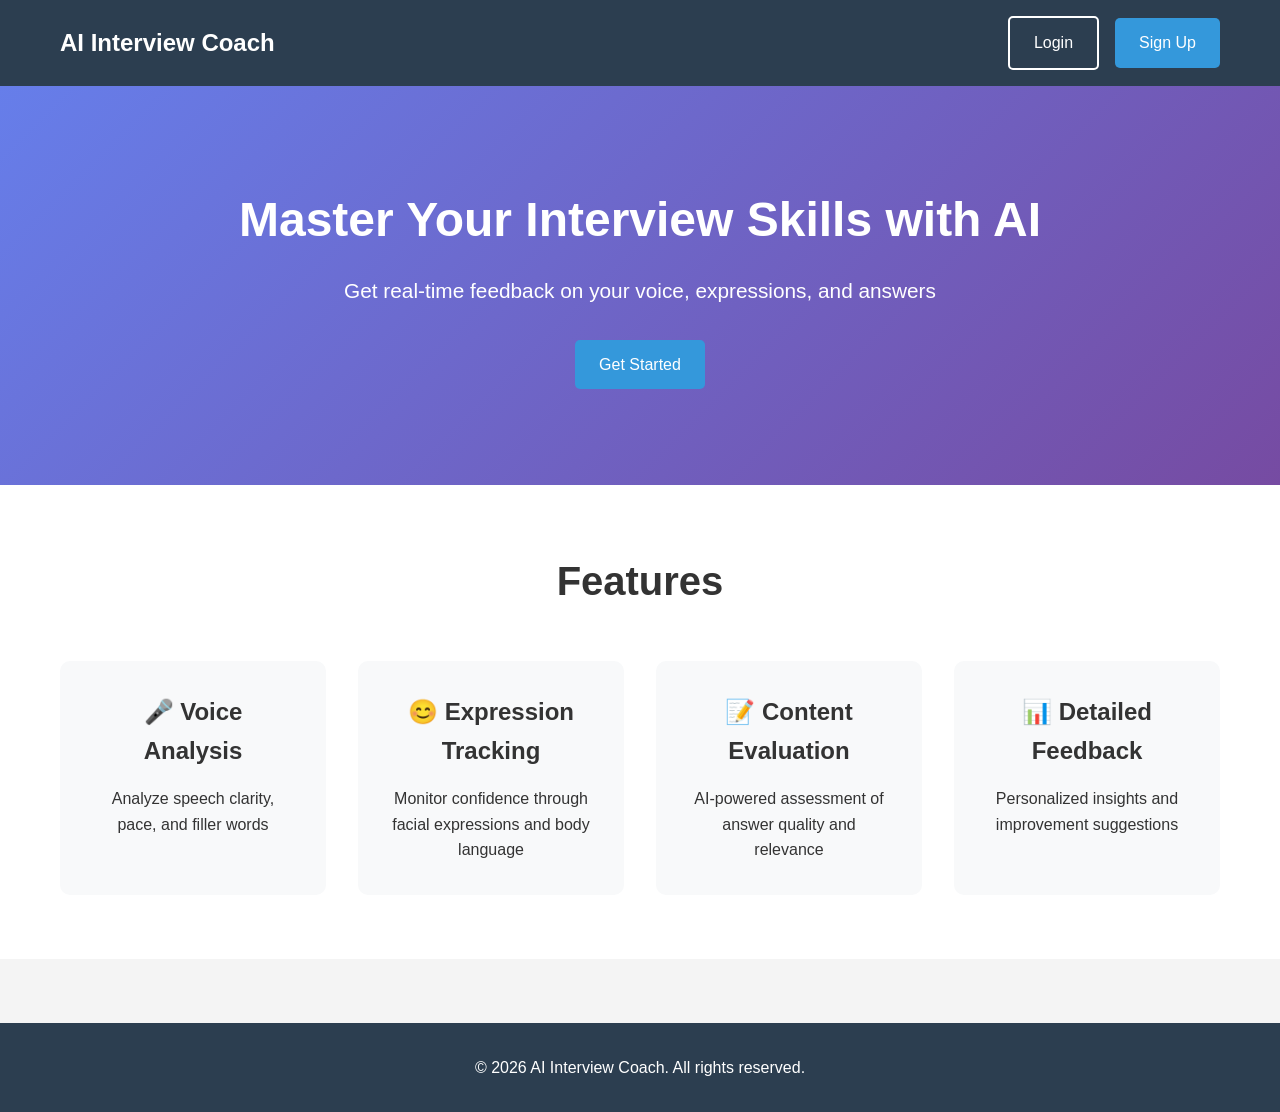
<file: infosys/frontend/index.html>
<!DOCTYPE html>
<html lang="en">
<head>
    <meta charset="UTF-8">
    <meta name="viewport" content="width=device-width, initial-scale=1.0">
    <title>AI Interview Coach - Home</title>
    <link rel="stylesheet" href="css/style.css">
</head>
<body>
    <nav class="navbar">
        <div class="container">
            <h1 class="logo">AI Interview Coach</h1>
            <div class="nav-links">
                <a href="login.html" class="btn-secondary">Login</a>
                <a href="signup.html" class="btn-primary">Sign Up</a>
            </div>
        </div>
    </nav>

    <section class="hero">
        <div class="container">
            <h1>Master Your Interview Skills with AI</h1>
            <p>Get real-time feedback on your voice, expressions, and answers</p>
            <a href="signup.html" class="btn-primary">Get Started</a>
        </div>
    </section>

    <section class="features">
        <div class="container">
            <h2>Features</h2>
            <div class="feature-grid">
                <div class="feature-card">
                    <h3>🎤 Voice Analysis</h3>
                    <p>Analyze speech clarity, pace, and filler words</p>
                </div>
                <div class="feature-card">
                    <h3>😊 Expression Tracking</h3>
                    <p>Monitor confidence through facial expressions and body language</p>
                </div>
                <div class="feature-card">
                    <h3>📝 Content Evaluation</h3>
                    <p>AI-powered assessment of answer quality and relevance</p>
                </div>
                <div class="feature-card">
                    <h3>📊 Detailed Feedback</h3>
                    <p>Personalized insights and improvement suggestions</p>
                </div>
            </div>
        </div>
    </section>

    <footer>
        <div class="container">
            <p>&copy; 2026 AI Interview Coach. All rights reserved.</p>
        </div>
    </footer>
</body>
</html>
</file>
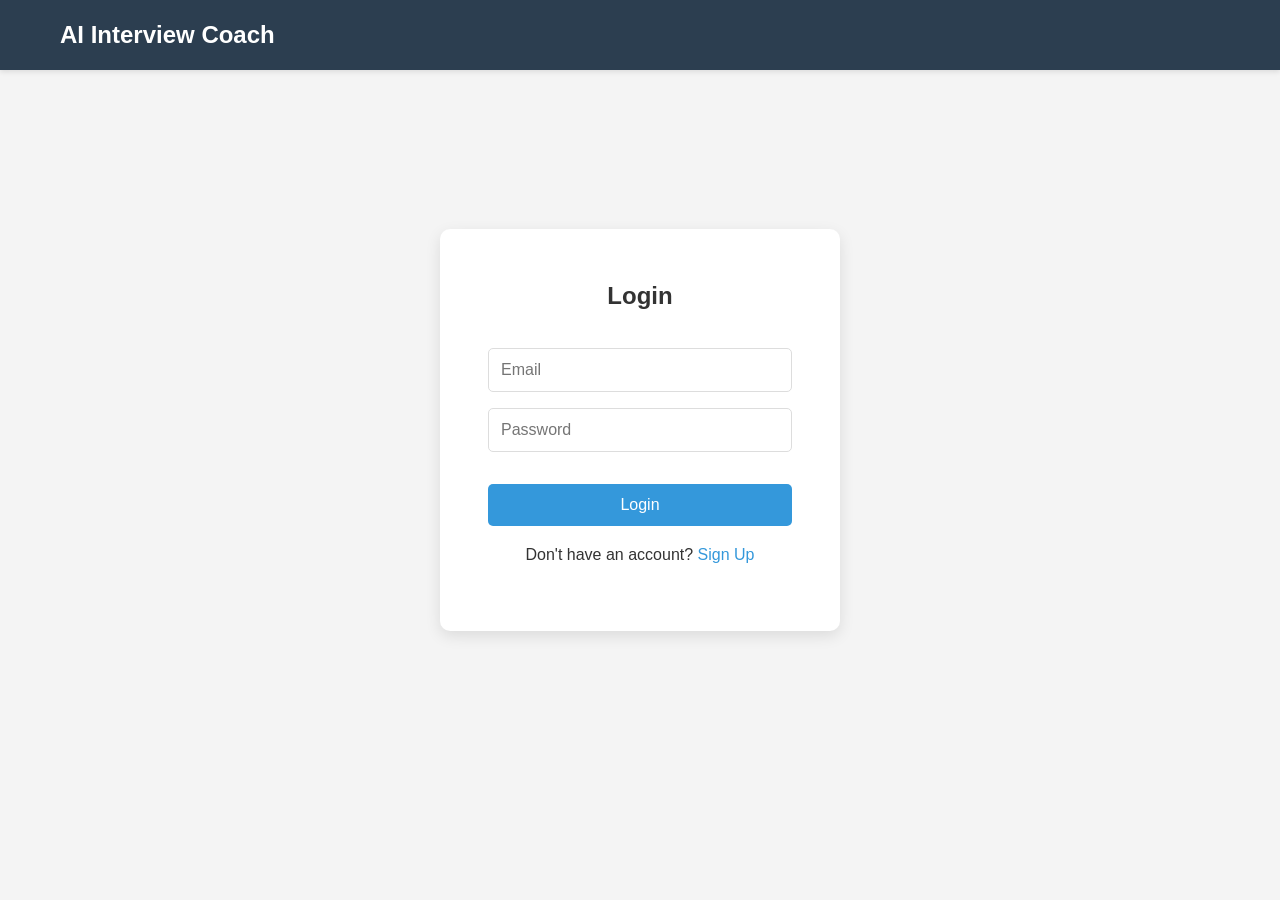
<file: infosys/frontend/dashboard.html>
<!DOCTYPE html>
<html lang="en">
<head>
    <meta charset="UTF-8">
    <meta name="viewport" content="width=device-width, initial-scale=1.0">
    <title>Dashboard - AI Interview Coach</title>
    <link rel="stylesheet" href="css/style.css">
</head>
<body>
    <nav class="navbar">
        <div class="container">
            <h1 class="logo">AI Interview Coach</h1>
            <div class="nav-links">
                <span id="user-name"></span>
                <button class="btn-secondary" id="logout-btn">Logout</button>
            </div>
        </div>
    </nav>

    <div class="dashboard-container">
        <div class="container">
            <h2>Welcome to Your Dashboard</h2>
            
            <div class="dashboard-actions">
                <a href="prepare-interview.html" class="btn-primary">Start New Interview</a>
            </div>

            <div class="interview-history">
                <h3>Interview History</h3>
                <div id="interview-list">
                    <p>Loading interviews...</p>
                </div>
            </div>
        </div>
    </div>

    <script src="js/dashboard.js"></script>
</body>
</html>
</file>
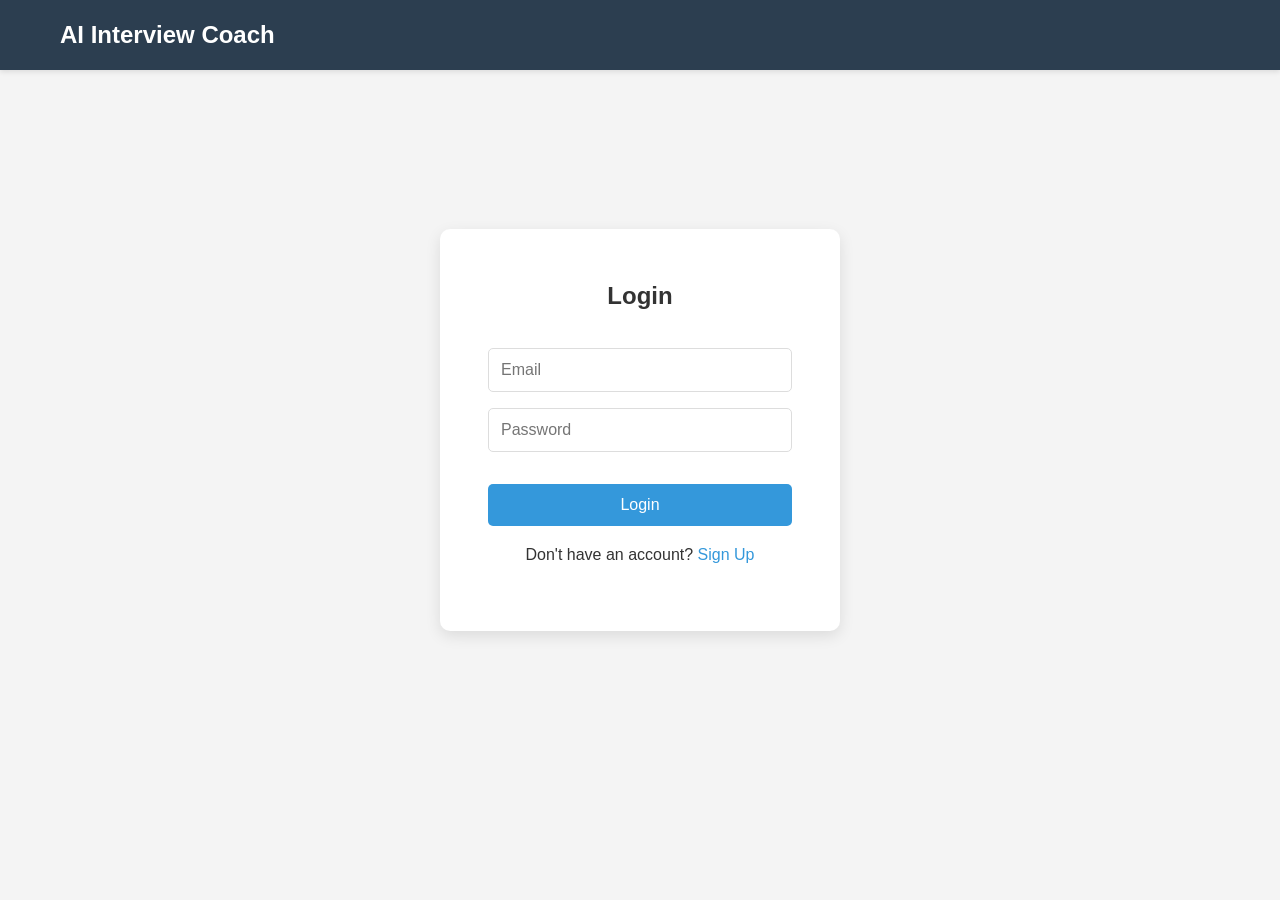
<file: infosys/frontend/feedback.html>
<!DOCTYPE html>
<html lang="en">
<head>
    <meta charset="UTF-8">
    <meta name="viewport" content="width=device-width, initial-scale=1.0">
    <title>Feedback - AI Interview Coach</title>
    <link rel="stylesheet" href="css/style.css">
</head>
<body>
    <nav class="navbar">
        <div class="container">
            <h1 class="logo"><a href="dashboard.html">AI Interview Coach</a></h1>
        </div>
    </nav>

    <div class="feedback-container">
        <div class="container">
            <h2>Interview Feedback</h2>
            
            <div class="overall-score">
                <h3>Overall Score</h3>
                <div class="score-circle">
                    <span id="overall-score">--</span>
                </div>
            </div>

            <div class="feedback-sections">
                <div class="feedback-card">
                    <h3>🎤 Speech Analysis</h3>
                    <div id="speech-feedback">
                        <p>Loading...</p>
                    </div>
                </div>

                <div class="feedback-card">
                    <h3>😊 Confidence & Body Language</h3>
                    <div id="facial-feedback">
                        <p>Loading...</p>
                    </div>
                </div>

                <div class="feedback-card">
                    <h3>📝 Content Quality</h3>
                    <div id="content-feedback">
                        <p>Loading...</p>
                    </div>
                </div>
            </div>

            <div class="actions">
                <a href="interview.html" class="btn-primary">Try Another Interview</a>
                <a href="dashboard.html" class="btn-secondary">Back to Dashboard</a>
            </div>
        </div>
    </div>

    <script src="js/feedback.js"></script>
</body>
</html>
</file>
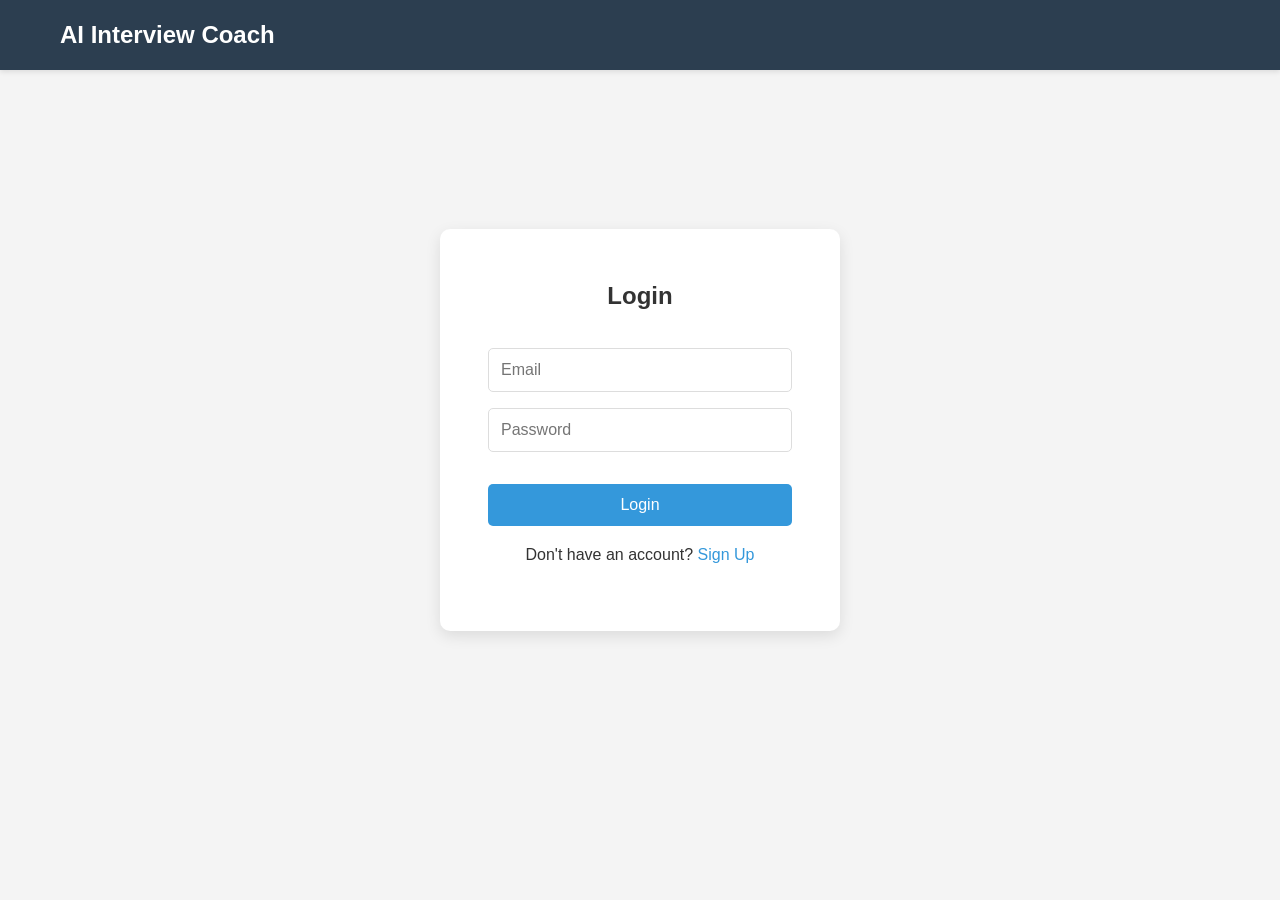
<file: infosys/frontend/interview-new.html>
<!DOCTYPE html>
<html lang="en">
<head>
    <meta charset="UTF-8">
    <meta name="viewport" content="width=device-width, initial-scale=1.0">
    <title>Interview Session - AI Interview Coach</title>
    <link rel="stylesheet" href="css/style.css">
</head>
<body>
    <nav class="navbar">
        <div class="container">
            <h1 class="logo">AI Interview Coach</h1>
        </div>
    </nav>

    <div class="interview-container">
        <div class="container">
            <div class="progress-bar">
                <div class="progress-fill" id="progress-fill"></div>
                <span class="progress-text" id="progress-text">Question 1 of 5</span>
            </div>

            <div class="video-section">
                <video id="video-preview" autoplay muted></video>
                <div id="recording-indicator" style="display: none;">
                    <span class="recording-dot"></span> Recording...
                </div>
                <div id="timer" style="display: none;">00:00</div>
            </div>

            <div class="question-section">
                <h3 id="question-number">Question 1</h3>
                <p id="current-question">Loading question...</p>
                <small id="question-type"></small>
            </div>

            <div class="controls">
                <button class="btn-secondary" id="prev-btn" style="display: none;">Previous</button>
                <button class="btn-primary" id="start-btn">Start Recording</button>
                <button class="btn-danger" id="stop-btn" style="display: none;">Stop Recording</button>
                <button class="btn-primary" id="next-btn" style="display: none;">Next Question</button>
                <button class="btn-success" id="finish-btn" style="display: none;">Finish Interview</button>
            </div>

            <div id="status-message"></div>
        </div>
    </div>

    <script src="js/interview-new.js"></script>
</body>
</html>
</file>
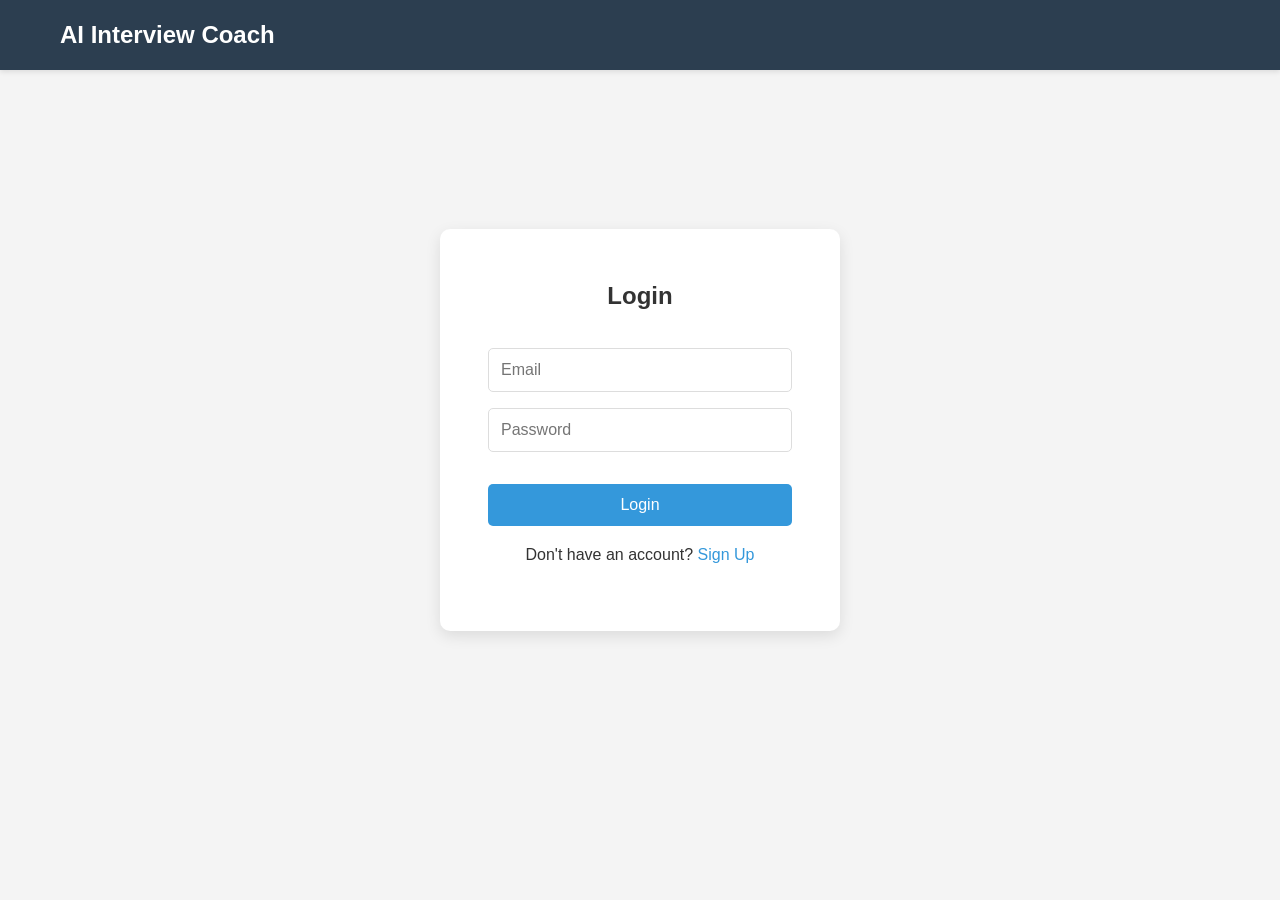
<file: infosys/frontend/interview.html>
<!DOCTYPE html>
<html lang="en">
<head>
    <meta charset="UTF-8">
    <meta name="viewport" content="width=device-width, initial-scale=1.0">
    <title>Mock Interview - AI Interview Coach</title>
    <link rel="stylesheet" href="css/style.css">
</head>
<body>
    <nav class="navbar">
        <div class="container">
            <h1 class="logo"><a href="dashboard.html">AI Interview Coach</a></h1>
        </div>
    </nav>

    <div class="interview-container">
        <div class="container">
            <h2>Mock Interview Session</h2>
            
            <div class="video-section">
                <video id="video-preview" autoplay muted></video>
                <div id="recording-indicator" style="display: none;">🔴 Recording...</div>
            </div>

            <div class="question-section">
                <h3>Question <span id="question-number">1</span> of <span id="total-questions">5</span></h3>
                <p id="current-question">Loading question...</p>
            </div>

            <div class="controls">
                <button class="btn-primary" id="start-btn">Start Recording</button>
                <button class="btn-secondary" id="stop-btn" style="display: none;">Stop Recording</button>
                <button class="btn-primary" id="next-btn" style="display: none;">Next Question</button>
                <button class="btn-primary" id="submit-btn" style="display: none;">Submit Interview</button>
            </div>

            <div id="status-message"></div>
        </div>
    </div>

    <script src="js/interview.js"></script>
</body>
</html>
</file>
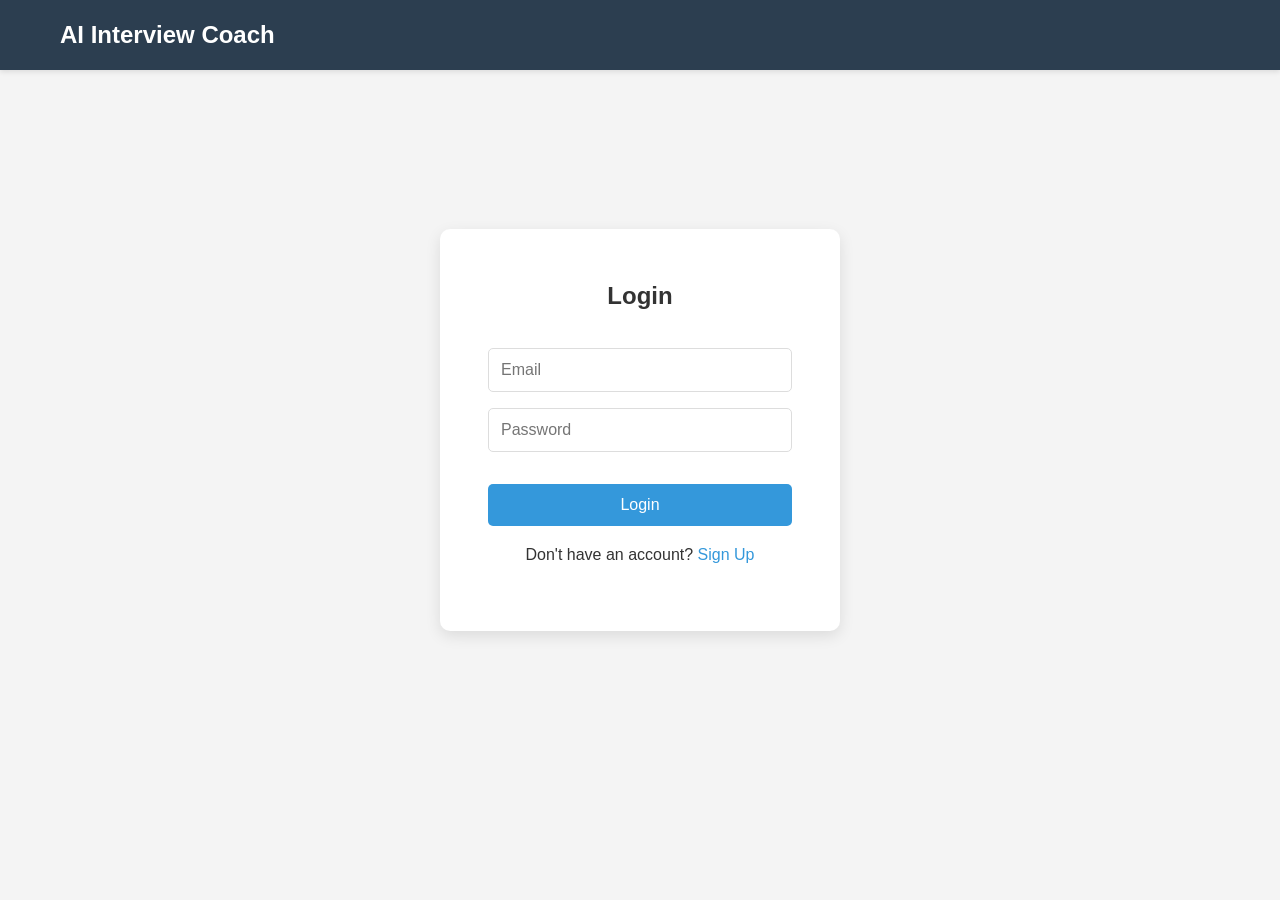
<file: infosys/frontend/login.html>
<!DOCTYPE html>
<html lang="en">
<head>
    <meta charset="UTF-8">
    <meta name="viewport" content="width=device-width, initial-scale=1.0">
    <title>Login - AI Interview Coach</title>
    <link rel="stylesheet" href="css/style.css">
</head>
<body>
    <nav class="navbar">
        <div class="container">
            <h1 class="logo"><a href="index.html">AI Interview Coach</a></h1>
        </div>
    </nav>

    <div class="auth-container">
        <div class="auth-box">
            <h2>Login</h2>
            <form id="login-form">
                <div>
                    <input type="email" id="email" placeholder="Email" required>
                </div>
                <div>
                    <input type="password" id="password" placeholder="Password" required>
                </div>
                <button type="submit" class="btn-primary" id="submit-btn">Login</button>
            </form>
            <p class="toggle-form">
                <span>Don't have an account?</span>
                <a href="signup.html">Sign Up</a>
            </p>
            <div id="error-message" class="error-message"></div>
        </div>
    </div>

    <script src="js/login.js"></script>
</body>
</html>
</file>
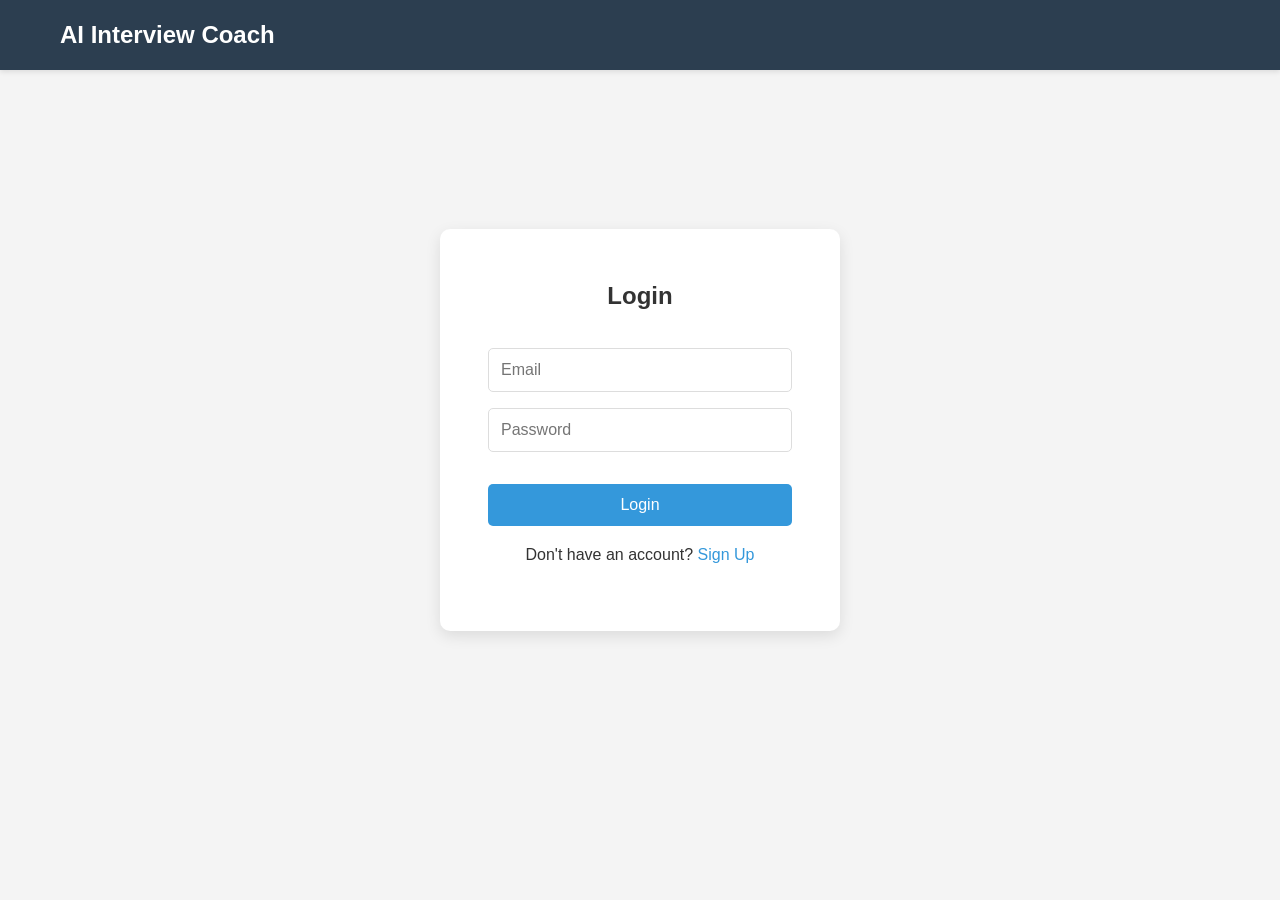
<file: infosys/frontend/prepare-interview.html>
<!DOCTYPE html>
<html lang="en">
<head>
    <meta charset="UTF-8">
    <meta name="viewport" content="width=device-width, initial-scale=1.0">
    <title>Prepare Interview - AI Interview Coach</title>
    <link rel="stylesheet" href="css/style.css">
</head>
<body>
    <nav class="navbar">
        <div class="container">
            <h1 class="logo"><a href="dashboard.html">AI Interview Coach</a></h1>
            <div class="nav-links">
                <span id="user-name"></span>
                <button class="btn-secondary" id="logout-btn">Logout</button>
            </div>
        </div>
    </nav>

    <div class="interview-container">
        <div class="container">
            <h2>Prepare Your Interview</h2>
            <p>Upload your resume and job description to get personalized interview questions</p>

            <form id="prepare-form" enctype="multipart/form-data">
                <div class="form-section">
                    <h3>📄 Upload Resume</h3>
                    <input type="file" id="resume" name="resume" accept=".pdf,.docx,.txt" required>
                    <small>Supported formats: PDF, DOCX, TXT (Max 5MB)</small>
                </div>

                <div class="form-section">
                    <h3>📋 Job Description</h3>
                    <textarea id="job-description" name="job_description" rows="10" 
                              placeholder="Paste the job description here..." required></textarea>
                </div>

                <div class="form-actions">
                    <button type="submit" class="btn-primary" id="submit-btn">Generate Questions</button>
                    <a href="dashboard.html" class="btn-secondary">Cancel</a>
                </div>
            </form>

            <div id="status-message"></div>
            
            <div id="questions-preview" style="display: none;">
                <h3>Generated Questions</h3>
                <div id="questions-list"></div>
                <button class="btn-primary" id="start-interview-btn">Start Interview</button>
            </div>
        </div>
    </div>

    <script src="js/prepare-interview.js"></script>
</body>
</html>
</file>
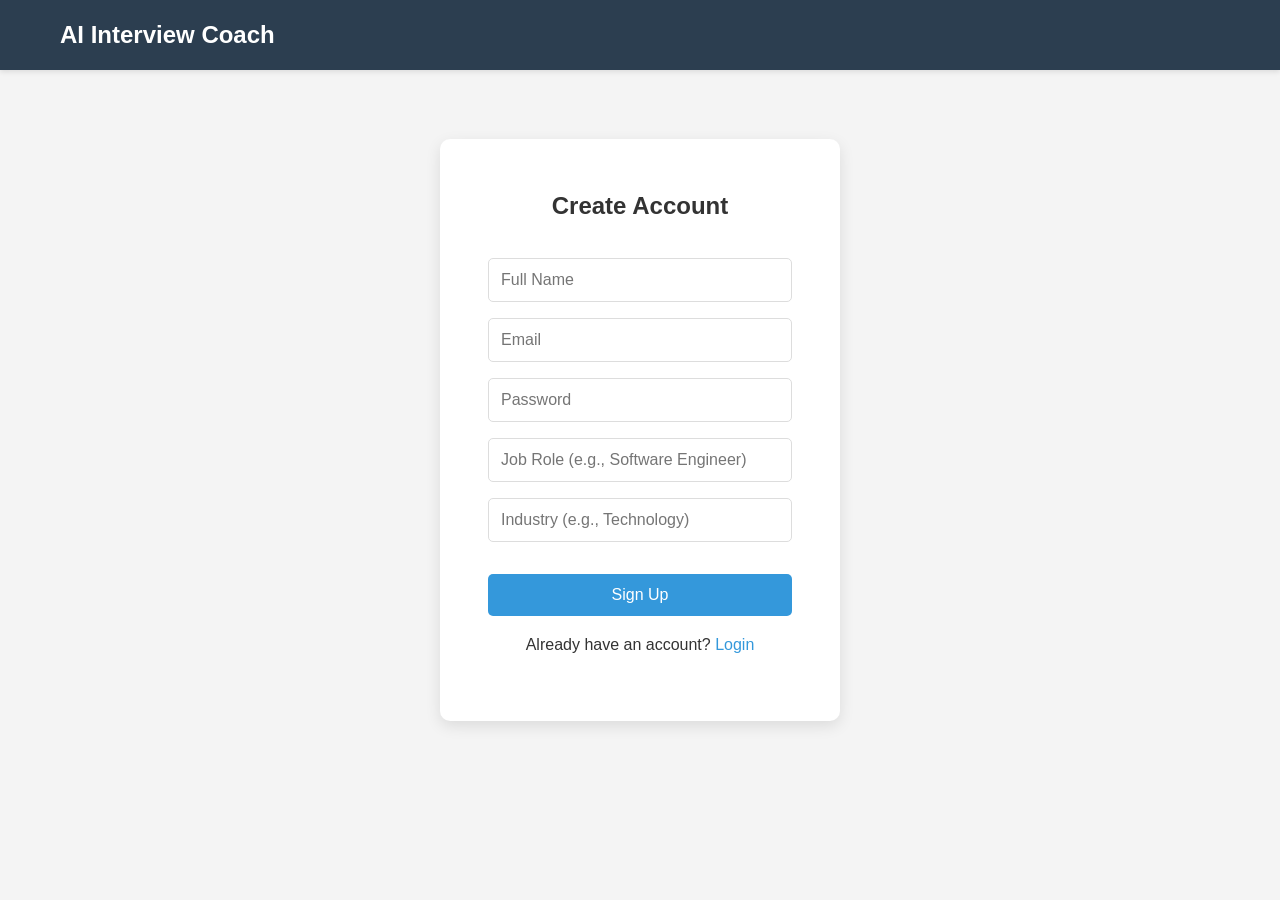
<file: infosys/frontend/signup.html>
<!DOCTYPE html>
<html lang="en">
<head>
    <meta charset="UTF-8">
    <meta name="viewport" content="width=device-width, initial-scale=1.0">
    <title>Sign Up - AI Interview Coach</title>
    <link rel="stylesheet" href="css/style.css">
</head>
<body>
    <nav class="navbar">
        <div class="container">
            <h1 class="logo"><a href="index.html">AI Interview Coach</a></h1>
        </div>
    </nav>

    <div class="auth-container">
        <div class="auth-box">
            <h2>Create Account</h2>
            <form id="signup-form">
                <div>
                    <input type="text" id="name" placeholder="Full Name" required>
                </div>
                <div>
                    <input type="email" id="email" placeholder="Email" required>
                </div>
                <div>
                    <input type="password" id="password" placeholder="Password" required>
                </div>
                <div>
                    <input type="text" id="job-role" placeholder="Job Role (e.g., Software Engineer)">
                </div>
                <div>
                    <input type="text" id="industry" placeholder="Industry (e.g., Technology)">
                </div>
                <button type="submit" class="btn-primary" id="submit-btn">Sign Up</button>
            </form>
            <p class="toggle-form">
                <span>Already have an account?</span>
                <a href="login.html">Login</a>
            </p>
            <div id="error-message" class="error-message"></div>
        </div>
    </div>

    <script src="js/signup.js"></script>
</body>
</html>
</file>
<file: infosys/frontend/css/style.css>
* {
    margin: 0;
    padding: 0;
    box-sizing: border-box;
}

body {
    font-family: 'Segoe UI', Tahoma, Geneva, Verdana, sans-serif;
    line-height: 1.6;
    color: #333;
    background: #f4f4f4;
}

.container {
    max-width: 1200px;
    margin: 0 auto;
    padding: 0 20px;
}

/* Navbar */
.navbar {
    background: #2c3e50;
    color: white;
    padding: 1rem 0;
    box-shadow: 0 2px 5px rgba(0,0,0,0.1);
}

.navbar .container {
    display: flex;
    justify-content: space-between;
    align-items: center;
}

.logo {
    font-size: 1.5rem;
    font-weight: bold;
}

.logo a {
    color: white;
    text-decoration: none;
}

.nav-links {
    display: flex;
    gap: 1rem;
    align-items: center;
}

/* Buttons */
.btn-primary, .btn-secondary {
    padding: 0.75rem 1.5rem;
    border: none;
    border-radius: 5px;
    cursor: pointer;
    font-size: 1rem;
    text-decoration: none;
    display: inline-block;
    transition: all 0.3s;
}

.btn-primary {
    background: #3498db;
    color: white;
}

.btn-primary:hover {
    background: #2980b9;
}

.btn-secondary {
    background: transparent;
    color: white;
    border: 2px solid white;
}

.btn-secondary:hover {
    background: white;
    color: #2c3e50;
}

/* Hero Section */
.hero {
    background: linear-gradient(135deg, #667eea 0%, #764ba2 100%);
    color: white;
    padding: 6rem 0;
    text-align: center;
}

.hero h1 {
    font-size: 3rem;
    margin-bottom: 1rem;
}

.hero p {
    font-size: 1.3rem;
    margin-bottom: 2rem;
}

/* Features */
.features {
    padding: 4rem 0;
    background: white;
}

.features h2 {
    text-align: center;
    font-size: 2.5rem;
    margin-bottom: 3rem;
}

.feature-grid {
    display: grid;
    grid-template-columns: repeat(auto-fit, minmax(250px, 1fr));
    gap: 2rem;
}

.feature-card {
    padding: 2rem;
    background: #f8f9fa;
    border-radius: 10px;
    text-align: center;
    transition: transform 0.3s;
}

.feature-card:hover {
    transform: translateY(-5px);
    box-shadow: 0 5px 15px rgba(0,0,0,0.1);
}

.feature-card h3 {
    font-size: 1.5rem;
    margin-bottom: 1rem;
}

/* Auth Container */
.auth-container {
    min-height: 80vh;
    display: flex;
    align-items: center;
    justify-content: center;
    padding: 2rem 0;
}

.auth-box {
    background: white;
    padding: 3rem;
    border-radius: 10px;
    box-shadow: 0 5px 15px rgba(0,0,0,0.1);
    width: 100%;
    max-width: 400px;
}

.auth-box h2 {
    text-align: center;
    margin-bottom: 2rem;
}

.auth-box input {
    width: 100%;
    padding: 0.75rem;
    margin-bottom: 1rem;
    border: 1px solid #ddd;
    border-radius: 5px;
    font-size: 1rem;
}

.auth-box button {
    width: 100%;
    margin-top: 1rem;
}

.toggle-form {
    text-align: center;
    margin-top: 1rem;
}

.toggle-form a {
    color: #3498db;
    text-decoration: none;
}

.error-message {
    color: #e74c3c;
    text-align: center;
    margin-top: 1rem;
}

/* Dashboard */
.dashboard-container {
    padding: 3rem 0;
    min-height: 80vh;
}

.dashboard-actions {
    margin: 2rem 0;
    text-align: center;
}

.interview-history {
    background: white;
    padding: 2rem;
    border-radius: 10px;
    margin-top: 2rem;
}

/* Interview */
.interview-container {
    padding: 2rem 0;
    min-height: 80vh;
}

.video-section {
    position: relative;
    background: #000;
    border-radius: 10px;
    overflow: hidden;
    margin: 2rem 0;
}

#video-preview {
    width: 100%;
    max-height: 500px;
}

#recording-indicator {
    position: absolute;
    top: 20px;
    right: 20px;
    background: rgba(231, 76, 60, 0.9);
    color: white;
    padding: 0.5rem 1rem;
    border-radius: 5px;
    font-weight: bold;
}

.question-section {
    background: white;
    padding: 2rem;
    border-radius: 10px;
    margin: 2rem 0;
}

.question-section h3 {
    color: #3498db;
    margin-bottom: 1rem;
}

.question-section p {
    font-size: 1.2rem;
}

.controls {
    display: flex;
    gap: 1rem;
    justify-content: center;
    margin: 2rem 0;
}

#status-message {
    text-align: center;
    margin-top: 1rem;
    font-weight: bold;
}

/* Feedback */
.feedback-container {
    padding: 3rem 0;
    min-height: 80vh;
}

.overall-score {
    text-align: center;
    margin: 2rem 0;
}

.score-circle {
    width: 150px;
    height: 150px;
    border-radius: 50%;
    background: linear-gradient(135deg, #667eea 0%, #764ba2 100%);
    display: flex;
    align-items: center;
    justify-content: center;
    margin: 1rem auto;
    box-shadow: 0 5px 15px rgba(0,0,0,0.2);
}

.score-circle span {
    font-size: 3rem;
    color: white;
    font-weight: bold;
}

.feedback-sections {
    display: grid;
    grid-template-columns: repeat(auto-fit, minmax(300px, 1fr));
    gap: 2rem;
    margin: 2rem 0;
}

.feedback-card {
    background: white;
    padding: 2rem;
    border-radius: 10px;
    box-shadow: 0 2px 10px rgba(0,0,0,0.1);
}

.feedback-card h3 {
    margin-bottom: 1rem;
    color: #2c3e50;
}

.actions {
    display: flex;
    gap: 1rem;
    justify-content: center;
    margin: 3rem 0;
}

/* Footer */
footer {
    background: #2c3e50;
    color: white;
    text-align: center;
    padding: 2rem 0;
    margin-top: 4rem;
}


/* Prepare Interview Page */
.form-section {
    background: white;
    padding: 2rem;
    border-radius: 10px;
    margin: 2rem 0;
    box-shadow: 0 2px 10px rgba(0,0,0,0.1);
}

.form-section h3 {
    margin-bottom: 1rem;
    color: #2c3e50;
}

.form-section input[type="file"] {
    width: 100%;
    padding: 0.75rem;
    border: 2px dashed #3498db;
    border-radius: 5px;
    background: #f8f9fa;
    cursor: pointer;
}

.form-section textarea {
    width: 100%;
    padding: 0.75rem;
    border: 1px solid #ddd;
    border-radius: 5px;
    font-family: inherit;
    font-size: 1rem;
    resize: vertical;
}

.form-section small {
    display: block;
    margin-top: 0.5rem;
    color: #666;
}

.form-actions {
    display: flex;
    gap: 1rem;
    justify-content: center;
    margin: 2rem 0;
}

#questions-preview {
    background: white;
    padding: 2rem;
    border-radius: 10px;
    margin: 2rem 0;
    box-shadow: 0 2px 10px rgba(0,0,0,0.1);
}

.question-item {
    padding: 1rem;
    margin: 1rem 0;
    background: #f8f9fa;
    border-left: 4px solid #3498db;
    border-radius: 5px;
}

/* Interview History Cards */
.interview-card {
    background: white;
    padding: 1.5rem;
    border-radius: 10px;
    margin: 1rem 0;
    box-shadow: 0 2px 10px rgba(0,0,0,0.1);
    transition: transform 0.3s;
}

.interview-card:hover {
    transform: translateY(-3px);
    box-shadow: 0 5px 15px rgba(0,0,0,0.15);
}

.interview-card-header {
    display: flex;
    justify-content: space-between;
    align-items: center;
    margin-bottom: 1rem;
    padding-bottom: 1rem;
    border-bottom: 1px solid #eee;
}

.interview-card-header h4 {
    margin: 0;
    color: #2c3e50;
}

.status-badge {
    padding: 0.25rem 0.75rem;
    border-radius: 20px;
    font-size: 0.85rem;
    font-weight: bold;
}

.status-completed {
    background: #d4edda;
    color: #155724;
}

.status-processing {
    background: #fff3cd;
    color: #856404;
}

.status-pending {
    background: #d1ecf1;
    color: #0c5460;
}

.interview-card-body p {
    margin: 0.5rem 0;
    color: #666;
}

.interview-card-footer {
    margin-top: 1rem;
    padding-top: 1rem;
    border-top: 1px solid #eee;
}

#status-message {
    text-align: center;
    margin: 1rem 0;
    padding: 1rem;
    border-radius: 5px;
    font-weight: bold;
}


/* Progress Bar */
.progress-bar {
    background: #e0e0e0;
    height: 30px;
    border-radius: 15px;
    margin: 2rem 0;
    position: relative;
    overflow: hidden;
}

.progress-fill {
    background: linear-gradient(90deg, #3498db, #2ecc71);
    height: 100%;
    transition: width 0.3s ease;
    border-radius: 15px;
}

.progress-text {
    position: absolute;
    top: 50%;
    left: 50%;
    transform: translate(-50%, -50%);
    font-weight: bold;
    color: #2c3e50;
}

/* Recording Indicator */
#recording-indicator {
    position: absolute;
    top: 20px;
    right: 20px;
    background: rgba(231, 76, 60, 0.9);
    color: white;
    padding: 0.75rem 1.5rem;
    border-radius: 25px;
    font-weight: bold;
    display: flex;
    align-items: center;
    gap: 0.5rem;
}

.recording-dot {
    width: 12px;
    height: 12px;
    background: white;
    border-radius: 50%;
    animation: pulse 1.5s infinite;
}

@keyframes pulse {
    0%, 100% { opacity: 1; }
    50% { opacity: 0.3; }
}

#timer {
    position: absolute;
    top: 70px;
    right: 20px;
    background: rgba(0, 0, 0, 0.7);
    color: white;
    padding: 0.5rem 1rem;
    border-radius: 5px;
    font-size: 1.2rem;
    font-weight: bold;
}

/* Button Variants */
.btn-danger {
    background: #e74c3c;
    color: white;
    padding: 0.75rem 1.5rem;
    border: none;
    border-radius: 5px;
    cursor: pointer;
    font-size: 1rem;
    transition: all 0.3s;
}

.btn-danger:hover {
    background: #c0392b;
}

.btn-success {
    background: #2ecc71;
    color: white;
    padding: 0.75rem 1.5rem;
    border: none;
    border-radius: 5px;
    cursor: pointer;
    font-size: 1rem;
    transition: all 0.3s;
}

.btn-success:hover {
    background: #27ae60;
}

/* Question Breakdown */
.question-breakdown-section {
    margin: 3rem 0;
    padding: 2rem;
    background: #f8f9fa;
    border-radius: 10px;
}

.question-breakdown-section h2 {
    margin-bottom: 2rem;
    color: #2c3e50;
    text-align: center;
}

.question-analysis-card {
    background: white;
    padding: 1.5rem;
    margin: 1.5rem 0;
    border-radius: 10px;
    box-shadow: 0 2px 10px rgba(0,0,0,0.1);
    border-left: 5px solid #3498db;
}

.question-analysis-card h3 {
    color: #2c3e50;
    margin-bottom: 1rem;
}

.question-score {
    display: inline-block;
    background: linear-gradient(135deg, #667eea 0%, #764ba2 100%);
    color: white;
    padding: 0.5rem 1rem;
    border-radius: 20px;
    font-weight: bold;
    margin-bottom: 1rem;
}

.question-details {
    display: grid;
    grid-template-columns: repeat(auto-fit, minmax(200px, 1fr));
    gap: 1rem;
    margin: 1rem 0;
}

.detail-item {
    padding: 1rem;
    background: #f8f9fa;
    border-radius: 5px;
}

.detail-item strong {
    display: block;
    color: #2c3e50;
    margin-bottom: 0.5rem;
}

.detail-item small {
    color: #666;
    font-size: 0.85rem;
}

.transcript-preview {
    margin-top: 1rem;
    padding: 1rem;
    background: #f8f9fa;
    border-radius: 5px;
    border-left: 3px solid #3498db;
}

.transcript-preview strong {
    color: #2c3e50;
}

.transcript-preview p {
    margin-top: 0.5rem;
    color: #666;
    font-style: italic;
}

/* Recommendations */
.recommendations-section {
    margin: 3rem 0;
    padding: 2rem;
    background: #fff3cd;
    border-radius: 10px;
    border-left: 5px solid #ffc107;
}

.recommendations-section h2 {
    color: #856404;
    margin-bottom: 1.5rem;
}

.recommendations-list {
    list-style: none;
    padding: 0;
}

.recommendations-list li {
    padding: 1rem;
    margin: 0.5rem 0;
    background: white;
    border-radius: 5px;
    border-left: 3px solid #ffc107;
    color: #856404;
}

.recommendations-list li:before {
    content: "💡 ";
    margin-right: 0.5rem;
}


/* Summary Card */
.summary-card {
    background: linear-gradient(135deg, #667eea 0%, #764ba2 100%);
    color: white;
    padding: 2rem;
    border-radius: 10px;
    margin-bottom: 2rem;
    box-shadow: 0 5px 15px rgba(0,0,0,0.2);
}

.summary-card h3 {
    margin-bottom: 1rem;
    font-size: 1.5rem;
}

.summary-card p {
    margin: 0.5rem 0;
    font-size: 1.1rem;
}

.summary-card strong {
    font-weight: 600;
}
</file>
